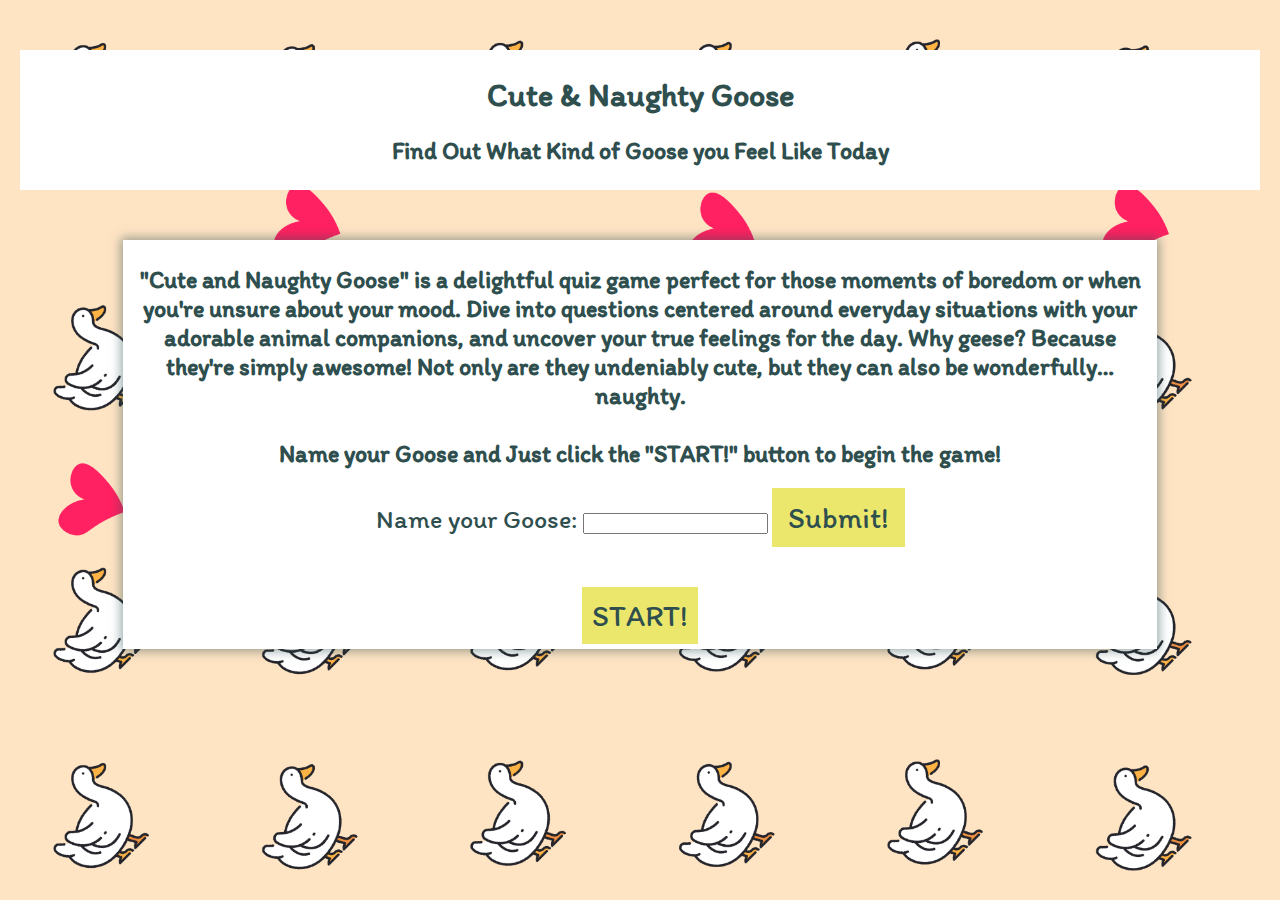
<file: index.html>
<!DOCTYPE html>
<html lang="en">
<head>
    <meta charset="UTF-8">
    <meta name="viewport" content="width=device-width, initial-scale=1.0">
    <meta name="description" content="Goose game, your mood today, play game goose">
    <link rel="stylesheet" href="assets/css/style.css">
    <title>Cute & Naughty Goose</title>
</head>
<body>
    <!-- Game title and subtitle -->
    <header id="title-container">
        <h1>Cute & Naughty Goose</h1>
        <h2>Find Out What Kind of Goose you Feel Like Today</h2>
    </header>

    <!-- Game-quiz explanation area-->
    <div id="game-quiz-explanation">
        <h2>"Cute and Naughty Goose" is a delightful quiz game perfect for those moments of boredom or when you're unsure about your mood. Dive into questions centered around everyday situations with your adorable animal companions, and uncover your true feelings for the day. Why geese? Because they're simply awesome! Not only are they undeniably cute, but they can also be wonderfully…naughty. <br><br>

            Name your Goose and Just click the "START!" button to begin the game!</h2>
        <!-- Name your Goose text input -->
        <form>
            <label for="gooseName">Name your Goose: </label>
            <input type="text" id="gooseName" name="gooseName" required>
            <input type="submit" value="Submit!" id="submit-btn">
            <br>
            <h1 id="displayName"></h1>
            <br>
        </form>
    <!-- Start button -->
        <a id="start-btn" href= game.html>START!</a>
    </div>
    
    <script src="assets/js/index.js"></script>
</body>
</html>
</file>
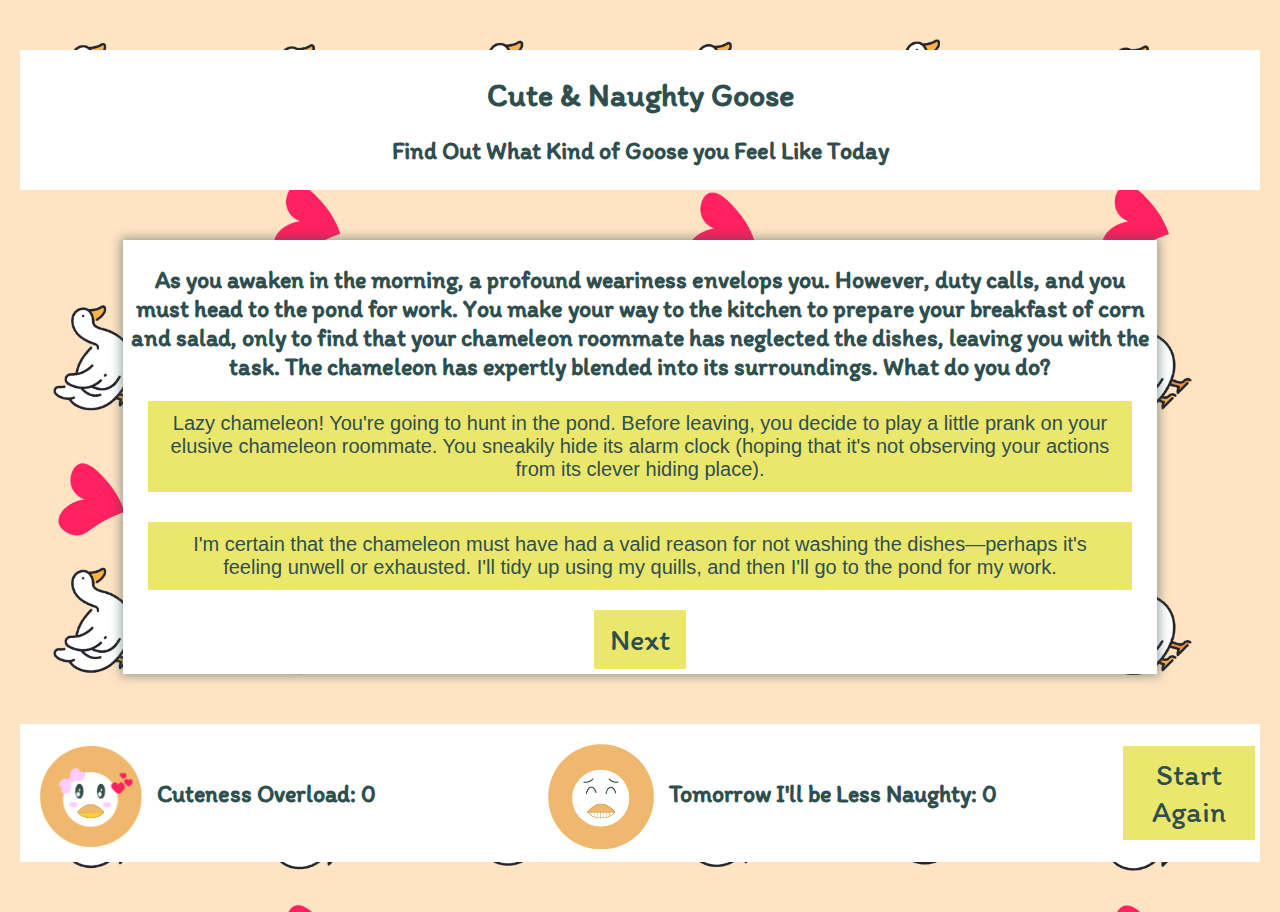
<file: game.html>
<!DOCTYPE html>
<html lang="en">
<head>
    <meta charset="UTF-8">
    <meta name="viewport" content="width=device-width, initial-scale=1.0">
    <meta name="description" content="Goose game, your mood today, play game goose">
    <link rel="stylesheet" href="assets/css/style.css">
    <title>Cute & Naughty Goose</title>
</head>
<body>
    <!-- Game title and subtitle -->
    <header id="title-container">
        <h1>Cute & Naughty Goose</h1>
        <h2>Find Out What Kind of Goose you Feel Like Today</h2>
    </header>

    <!-- Game-quiz area -->
    <div class="game-container">
        <div id="question-answers-container">
            <h2 id="questions">Question</h2>
            <div id="answer-buttons" class="buttons-grid answer-content">
                <button class="btn" data-number="1">Answer 1</button>
                <button class="btn" data-number="2">Answer 2</button>
            </div>
        </div>
    <!-- Controls area -->
        <div class="controls">
            <button id="next-btn" class="next-btn">Next</button>
        </div>
    </div>

    <!-- Game score area -->
    <footer class="score-footer">
        <div id="score-area">

            <!-- Icons of cute and naughty goose and score -->
            <div id="cute-goose">
            <img id="cute-goose-img" src="assets/images/cute-goose.png" alt="Icon of a cute goose with a ribbon and hearts">
            <h2 class="scores">Cuteness Overload: <span id="cute-goose-score">0</span></h2>
            </div>
            <br>

            <div id="naughty-goose">
            <img id="naughty-goose-img" src="assets/images/naughty-goose.png" alt="Icon of a naughty goose with a guilty face">
            <h2 class="scores">Tomorrow I'll be Less Naughty: <span id="naughty-goose-score">0</span></h2>
            </div>
            <br>

            <!--Go home button-->
            <a id="goHome" href= index.html>Start Again</a>

        </div>
    </footer>
    
    <script src="assets/js/game.js"></script>
</body>
</html>
</file>
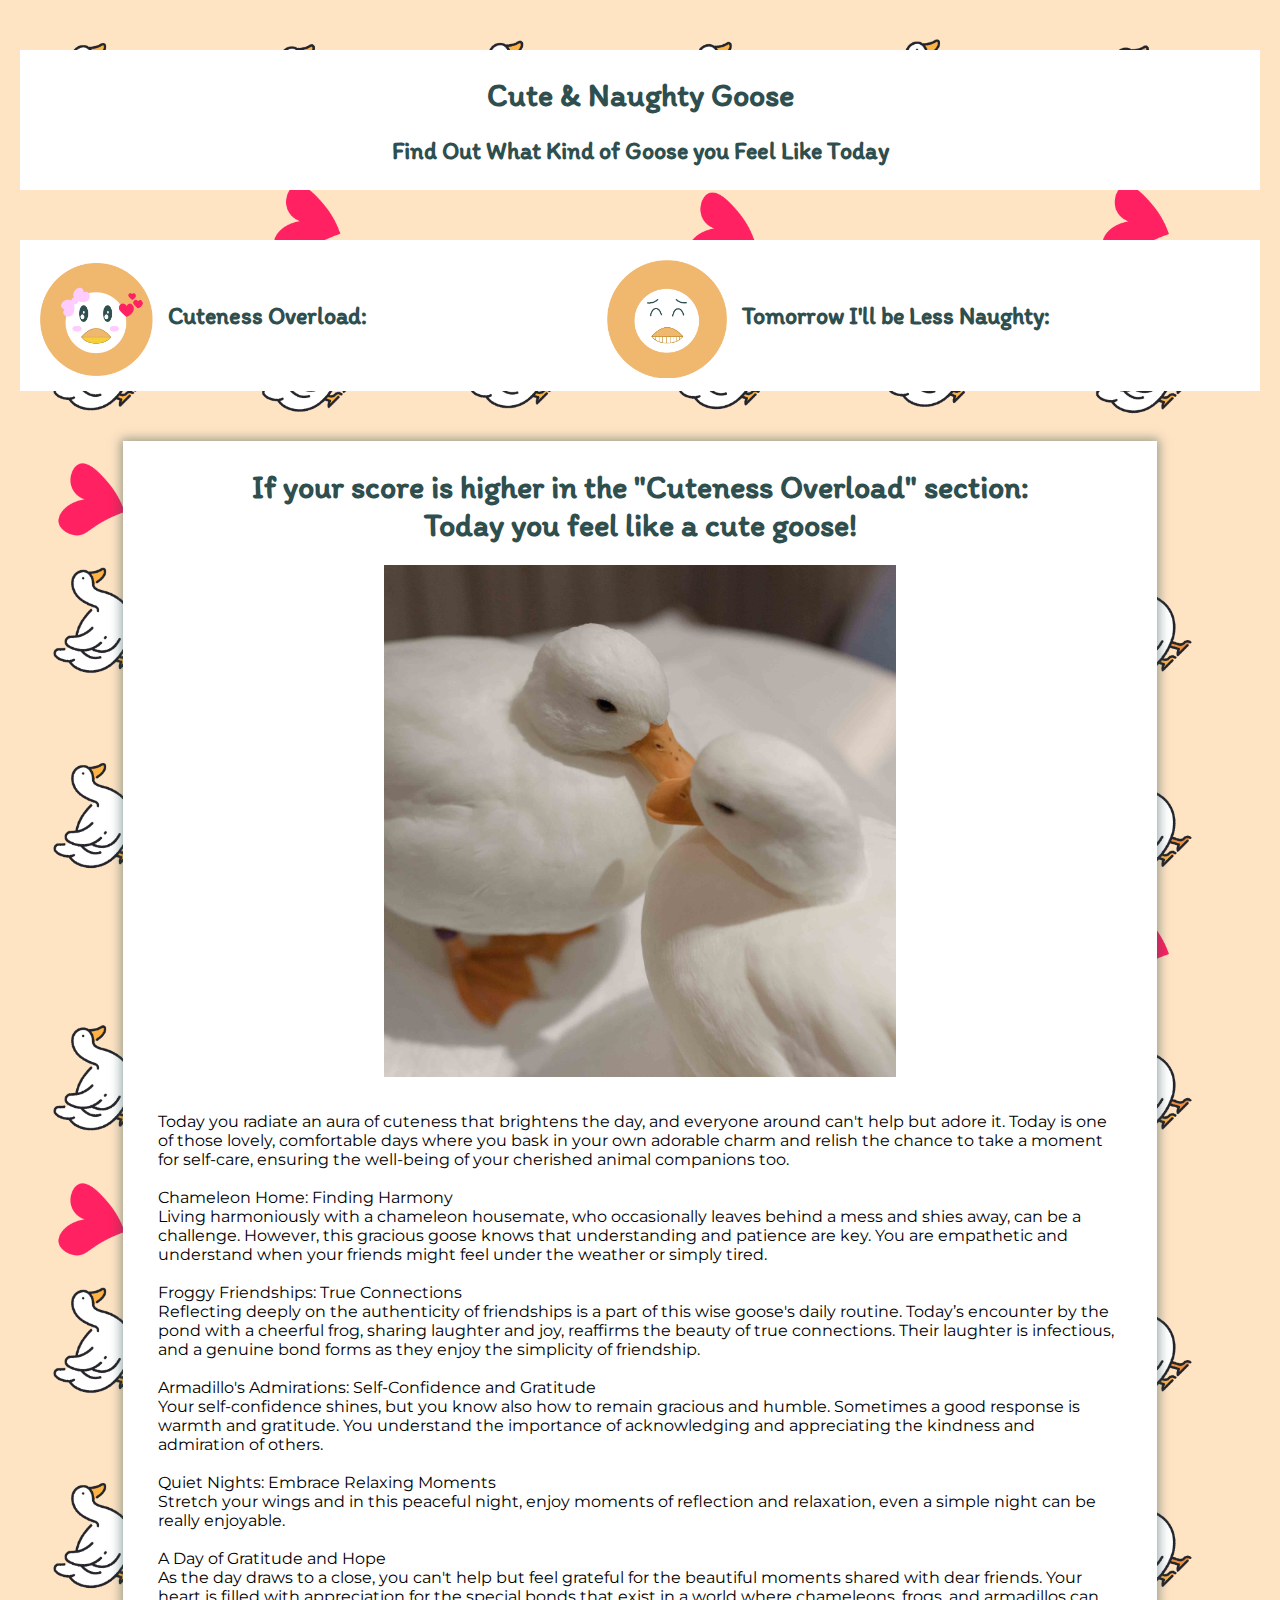
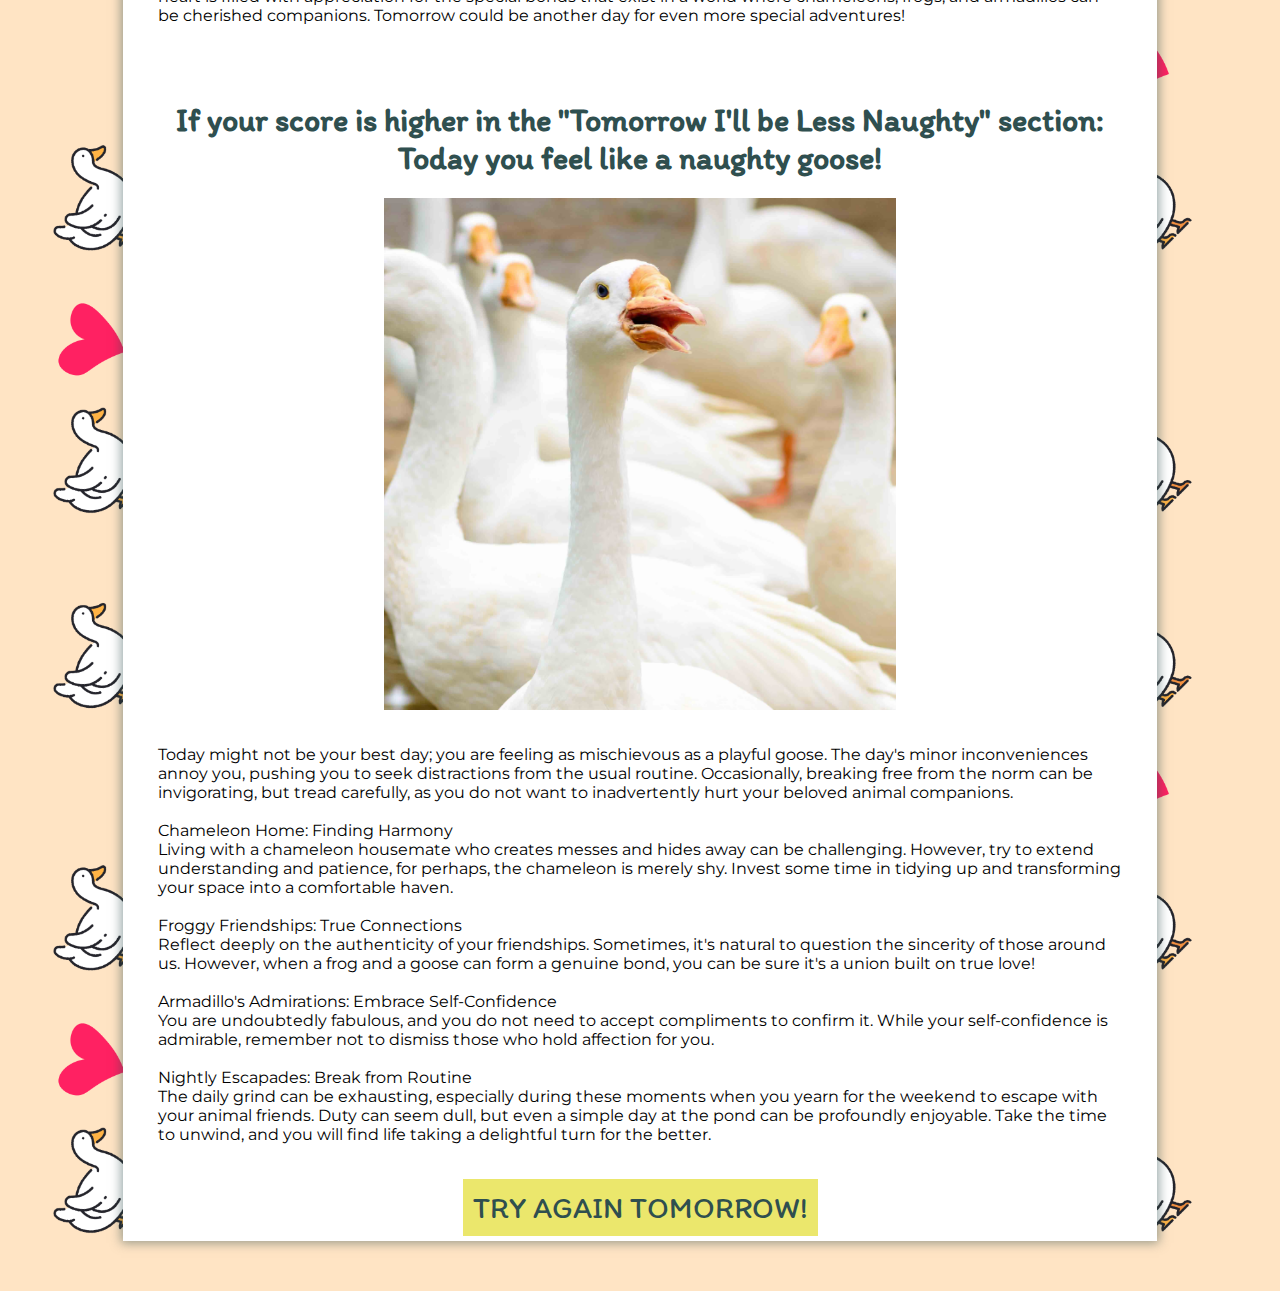
<file: profile.html>
<!DOCTYPE html>
<html lang="en">
<head>
    <meta charset="UTF-8">
    <meta name="viewport" content="width=device-width, initial-scale=1.0">
    <meta name="description" content="Goose game, your mood today, play game goose">
    <link rel="stylesheet" href="assets/css/style.css">
    <title>Cute & Naughty Goose</title>
</head>
<body>
    <!-- Game title and subtitle -->
    <header id="title-container">
        <h1>Cute & Naughty Goose</h1>
        <h2>Find Out What Kind of Goose you Feel Like Today</h2>
    </header>
    <!-- Final score section -->
    <div id="score-area-profile">
        <!-- Icons of cute and naughty goose and score -->
        <div id="cute-goose">
        <img id="cute-goose-img" src="assets/images/cute-goose.png" alt="Icon of a cute goose with a ribbon and hearts">
        <h2 class="scores">Cuteness Overload: <span id="cute-goose-score">0</span></h2>
        </div>
        <br>

        <div id="naughty-goose">
        <img id="naughty-goose-img" src="assets/images/naughty-goose.png" alt="Icon of a naughty goose with a guilty face">
        <h2 class="scores">Tomorrow I'll be Less Naughty: <span id="naughty-goose-score">0</span></h2>
        </div>
        <br>

    </div>
    <!-- Profile section -->
    <div id="profile-section">
        <div id="cute-goose-profile">
            <h1>If your score is higher in the "Cuteness Overload" section:<br>
                Today you feel like a cute goose!</h1>
            <img src="assets/images/cute-profile.jpg" alt="Photo of 2 nice geese looking cute" id="cute-goose-profile-img">
            <p><br>Today you radiate an aura of cuteness that brightens the day, and everyone around can't help but adore it. Today is one of those lovely, comfortable days where you bask in your own adorable charm and relish the chance to take a moment for self-care, ensuring the well-being of your cherished animal companions too. <br><br>
                Chameleon Home: Finding Harmony<br>
                Living harmoniously with a chameleon housemate, who occasionally leaves behind a mess and shies away, can be a challenge. However, this gracious goose knows that understanding and patience are key. You are empathetic and understand when your friends might feel under the weather or simply tired. <br><br>
                Froggy Friendships: True Connections<br>
                Reflecting deeply on the authenticity of friendships is a part of this wise goose's daily routine. Today’s encounter by the pond with a cheerful frog, sharing laughter and joy, reaffirms the beauty of true connections. Their laughter is infectious, and a genuine bond forms as they enjoy the simplicity of friendship. <br><br>
                Armadillo's Admirations: Self-Confidence and Gratitude<br>
                Your self-confidence shines, but you know also how to remain gracious and humble. Sometimes a good response is warmth and gratitude. You understand the importance of acknowledging and appreciating the kindness and admiration of others. <br><br>
                Quiet Nights: Embrace Relaxing Moments<br>
                Stretch your wings and in this peaceful night, enjoy moments of reflection and relaxation, even a simple night can be really enjoyable. <br><br>
                A Day of Gratitude and Hope <br>
                As the day draws to a close, you can't help but feel grateful for the beautiful moments shared with dear friends. Your heart is filled with appreciation for the special bonds that exist in a world where chameleons, frogs, and armadillos can be cherished companions. Tomorrow could be another day for even more special adventures! <br><br></p>
            <br>
        </div>
        <div id="naughty-goose-profile">
            <h1>If your score is higher in the "Tomorrow I'll be Less Naughty" section:<br>
                Today you feel like a naughty goose!</h1>
            <img src="assets/images/naughty-profile.jpg" alt="Photo of a goose looking naughty" id="naughty-goose-profile-img">
                <p><br>Today might not be your best day; you are feeling as mischievous as a playful goose. The day's minor inconveniences annoy you, pushing you to seek distractions from the usual routine. Occasionally, breaking free from the norm can be invigorating, but tread carefully, as you do not want to inadvertently hurt your beloved animal companions. <br><br>
                    Chameleon Home: Finding Harmony  <br>
                    Living with a chameleon housemate who creates messes and hides away can be challenging. However, try to extend understanding and patience, for perhaps, the chameleon is merely shy. Invest some time in tidying up and transforming your space into a comfortable haven.  <br><br>
                    Froggy Friendships: True Connections  <br>
                    Reflect deeply on the authenticity of your friendships. Sometimes, it's natural to question the sincerity of those around us. However, when a frog and a goose can form a genuine bond, you can be sure it's a union built on true love!  <br><br>
                    Armadillo's Admirations: Embrace Self-Confidence  <br>
                    You are undoubtedly fabulous, and you do not need to accept compliments to confirm it. While your self-confidence is admirable, remember not to dismiss those who hold affection for you.  <br><br>
                    Nightly Escapades: Break from Routine  <br>
                    The daily grind can be exhausting, especially during these moments when you yearn for the weekend to escape with your animal friends. Duty can seem dull, but even a simple day at the pond can be profoundly enjoyable. Take the time to unwind, and you will find life taking a delightful turn for the better.  <br><br></p>
            </div>
        <!-- Start again button, go back to index.html -->
    <a id="startagain-btn" href= index.html>TRY AGAIN TOMORROW!</a>
    </div>

    <script src="assets/js/profile.js"></script>
</body>
</html>
</file>
<file: assets/css/style.css>
@import url('https://fonts.googleapis.com/css2?family=Itim&family=Montserrat:wght@200&display=swap');

/*General*/
body {
    background-color: bisque;
    background-image: url('../images/background-index.png');
    background-size: 100% auto;
    font-family: 'Montserrat', sans-serif;
    padding: 0;
    margin: 0;
    display:block;
}
h1, h2 {
    color: rgb(47, 79, 79);
    font-family: 'Itim', cursive;
    text-align: center;
}
/*Intro*/
#title-container {
    background-color: white;
    padding: 5px 5px 5px 5px;
    margin: 50px 20px 50px 20px;
}
#game-quiz-explanation {
    width: 80%;
    background-color: white;
    padding: 5px 5px 5px 5px;
    margin: 50px auto;
    box-shadow: 0 0 10px 2px rgba(47, 79, 79, 0.5);
    display: flex;
    flex-direction: column;
    align-items: center;
}
label[for="gooseName"] {
    color: rgb(47, 79, 79); 
    font-family: 'Itim', cursive;
    font-size: 26px;
}
#submit-btn {
    font-family: 'Itim', cursive;
    font-size: 30px;
    background-color: rgb(235, 231, 108); 
    color: rgb(47, 79, 79);
    border: rgb(235, 231, 108);
    border-style: solid;
    border-width: 10px;
}
#submit-btn a {
    text-decoration: none;
    color: rgb(47, 79, 79);
}
#submit-btn:hover {
    background-color: rgb(240, 184, 110);
    color: rgb(47, 79, 79); 
    border-color: rgb(240, 184, 110);
}
#start-btn {
    font-family: 'Itim', cursive;
    font-size: 30px;
    background-color: rgb(235, 231, 108); 
    color: rgb(47, 79, 79);
    border: rgb(235, 231, 108);
    border-style: solid;
    border-width: 10px;
    text-decoration: none;
}
#start-btn:hover {
    background-color: rgb(240, 184, 110);
    color: rgb(47, 79, 79); 
    border-color: rgb(240, 184, 110);
}
/*Game page*/
.game-container {
    width: 80%;
    background-color: white;
    padding: 5px 5px 5px 5px;
    margin: 50px auto;
    box-shadow: 0 0 10px 2px rgba(47, 79, 79, 0.5);
    display: flex;
    flex-direction: column;
    align-items: center;
}
.buttons-grid {
    display: grid;
    gap: 30px;
    margin: 20px;
}
.btn {
    background-color: rgb(235, 231, 108); 
    color: rgb(47, 79, 79);
    border: rgb(235, 231, 108);
    border-style: solid;
    border-width: 10px;
    font-size: 20px;
}
.btn:hover {
    background-color: rgb(240, 184, 110);
    color: rgb(47, 79, 79);
    border-color: rgb(240, 184, 110);
}
.chosenChoice {
background-color: rgb(240, 184, 110);
color: rgb(47, 79, 79);
border-color: rgb(240, 184, 110);
}
#controls {
    display: flex;
    align-items: center;
    justify-content: center;
}
#next-btn {
    background-color: rgb(235, 231, 108); 
    color: rgb(47, 79, 79);
    border: rgb(235, 231, 108);
    border-style: solid;
    border-width: 10px;
    font-family: 'Itim', cursive;
    font-size: 30px;
}
#next-btn:hover {
    background-color: rgb(240, 184, 110);
    color: rgb(47, 79, 79);
    border-color: rgb(240, 184, 110);
}
.score-footer {
    background-color: white;
    color: rgb(47, 79, 79);
    padding: 5px 5px 5px 5px;
    margin: 50px 20px 50px 20px;
}
#score-area {
    background-color: white;
    display: flex;
    flex-direction: row;
    align-items: center;
    justify-content: space-evenly;
}
#cute-goose-img {
    width: 20%;
    margin: 15px;
    margin-bottom: 8px;
}
#naughty-goose-img {
    width: 18%;
    margin: 15px;
    margin-bottom: 8px;
}
#cute-goose {
    display: flex;
    align-items: center;
    justify-content: flex-start;
}
#naughty-goose {
    display: flex;
    align-items: center;
    justify-content: flex-start;
}
#goHome {
    font-family: 'Itim', cursive;
    font-size: 30px;
    text-align: center;
    background-color: rgb(235, 231, 108); 
    color: rgb(47, 79, 79);
    border: rgb(235, 231, 108);
    border-style: solid;
    border-width: 10px;
    text-decoration: none;
}
#goHome:hover {
    background-color: rgb(240, 184, 110);
    color: rgb(47, 79, 79); 
    border-color: rgb(240, 184, 110);
}
/* Profile page */
#startagain-btn{
    font-family: 'Itim', cursive;
    font-size: 30px;
    background-color: rgb(235, 231, 108); 
    color: rgb(47, 79, 79);
    border: rgb(235, 231, 108);
    border-style: solid;
    border-width: 10px;
}
#startagain-btn {
    text-decoration: none;
    color: rgb(47, 79, 79);
}
#startagain-btn:hover {
    background-color: rgb(240, 184, 110);
    color: rgb(47, 79, 79); 
    border-color: rgb(240, 184, 110);
}
#score-area-profile {
    background-color: white;
    display: flex;
    flex-direction: row;
    align-items: center;
    justify-content: center;
    padding: 5px 5px 5px 5px;
    margin: 50px 20px 50px 20px;
}
#profile-section {
    width: 80%;
    background-color: white;
    padding: 5px 5px 5px 5px;
    margin: 50px auto;
    box-shadow: 0 0 10px 2px rgba(47, 79, 79, 0.5);
    display: flex;
    flex-direction: column;
    align-items: center;
    justify-content: center;
}
p {
    margin-left: 30px;
    margin-right: 30px;
}
#cute-goose-profile, #naughty-goose-profile {
    display: flex;
    flex-direction: column;
    align-items: center;
    justify-content: center;
}
#cute-goose-profile-img, #naughty-goose-profile-img {
    width: 50%;
    height: auto;
}
/*Media Queries*/
@media (min-width: 320px) and (max-width: 480px) {
    form {
        display: flex;
        flex-direction: column; 
    }
    #score-area { 
        flex-direction: column;
    }
    #naughty-goose {
        display: flex;
        align-items: center;
        justify-content: flex-start;
    }
    #cute-goose {
        display: flex;
        align-items: center;
        justify-content: flex-start;
    }
    #naughty-goose-img {
        width: 22%;
    }
    #score-area-profile {
        flex-direction: column;
    }
}
@media (min-width: 481px) and (max-width: 767px) {
    form {
        display: flex;
        flex-direction: column; 
    }
    #naughty-goose {
        display: flex;
        align-items: center;
        justify-content: flex-start;
    }
    #cute-goose {
        display: flex;
        align-items: center;
        justify-content: flex-start;
    }
    #naughty-goose-img {
        width: 22%;
    }
    #score-area {
        display: inline-grid;
    }
    #cute-goose {
        display: flex;
        align-items: center;
        justify-content: flex-start;
        flex-direction: row;
    }
    #cute-goose-img {
        width: 22%;
        margin: 15px;
    }

}
@media (min-width: 768px) and (max-width: 1024px){
    #score-area-profile { 
        flex-direction: row;
    }
}
</file>
